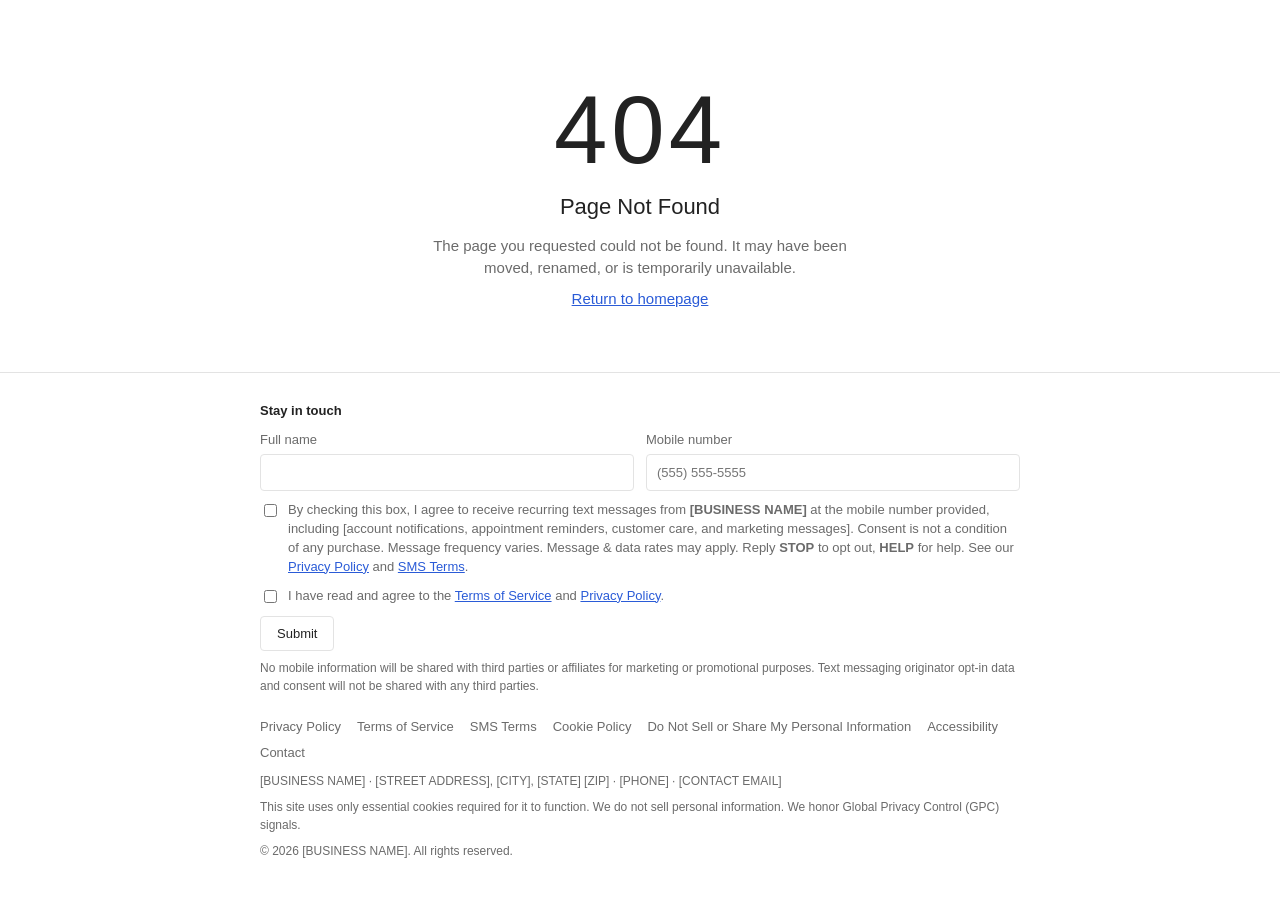
<file: index.html>
<!doctype html>
<html lang="en">
<head>
<meta charset="utf-8">
<meta name="viewport" content="width=device-width, initial-scale=1">
<meta name="robots" content="noindex, nofollow">
<title>404 Not Found</title>
<link rel="stylesheet" href="/assets/site.css">
</head>
<body>
<main class="nf">
  <h1><button type="button" id="code" class="code" aria-label="404">404</button></h1>
  <p class="nf-title">Page Not Found</p>
  <p class="nf-text">The page you requested could not be found. It may have been moved, renamed, or is temporarily unavailable.</p>
  <p class="nf-text"><a href="/">Return to homepage</a></p>
</main>

<footer class="ft">
  <form class="optin" id="optin" novalidate>
    <p class="ft-h">Stay in touch</p>
    <div class="row">
      <label>Full name<input name="name" type="text" autocomplete="name" required></label>
      <label>Mobile number<input name="phone" type="tel" autocomplete="tel" inputmode="tel" placeholder="(555) 555-5555" required></label>
    </div>
    <label class="chk"><input type="checkbox" name="sms_consent" value="yes">
      <span>By checking this box, I agree to receive recurring text messages from <b>[BUSINESS NAME]</b> at the mobile number provided, including [account notifications, appointment reminders, customer care, and marketing messages]. Consent is not a condition of any purchase. Message frequency varies. Message &amp; data rates may apply. Reply <b>STOP</b> to opt out, <b>HELP</b> for help. See our <a href="/privacy/">Privacy Policy</a> and <a href="/sms-terms/">SMS Terms</a>.</span></label>
    <label class="chk"><input type="checkbox" name="terms_consent" value="yes" required>
      <span>I have read and agree to the <a href="/terms/">Terms of Service</a> and <a href="/privacy/">Privacy Policy</a>.</span></label>
    <button type="submit">Submit</button>
    <p class="fine" id="optin-msg" role="status" aria-live="polite"></p>
    <p class="fine">No mobile information will be shared with third parties or affiliates for marketing or promotional purposes. Text messaging originator opt-in data and consent will not be shared with any third parties.</p>
  </form>

  <nav class="links" aria-label="Legal">
    <a href="/privacy/">Privacy Policy</a>
    <a href="/terms/">Terms of Service</a>
    <a href="/sms-terms/">SMS Terms</a>
    <a href="/privacy/#cookies">Cookie Policy</a>
    <a href="/privacy/#do-not-sell">Do Not Sell or Share My Personal Information</a>
    <a href="/accessibility/">Accessibility</a>
    <a href="mailto:[CONTACT EMAIL]">Contact</a>
  </nav>
  <p class="fine">[BUSINESS NAME] · [STREET ADDRESS], [CITY], [STATE] [ZIP] · [PHONE] · [CONTACT EMAIL]</p>
  <p class="fine">This site uses only essential cookies required for it to function. We do not sell personal information. We honor Global Privacy Control (GPC) signals.</p>
  <p class="fine">&copy; <span id="yr">2026</span> [BUSINESS NAME]. All rights reserved.</p>
</footer>

<dialog id="login" class="dlg">
  <form id="login-form" method="dialog">
    <p class="dlg-h">Sign in</p>
    <label>Username<input name="u" type="text" autocomplete="username"></label>
    <label>Password<input name="p" type="password" autocomplete="current-password" required></label>
    <p class="err" id="login-err" role="alert"></p>
    <div class="dlg-act">
      <button type="button" class="ghost" id="login-cancel">Cancel</button>
      <button type="submit" id="login-go">Sign in</button>
    </div>
  </form>
</dialog>

<section id="dash" class="dash" hidden></section>

<script src="/assets/config.js"></script>
<script src="/assets/vault.js"></script>
<script src="/assets/app.js"></script>
</body>
</html>
</file>
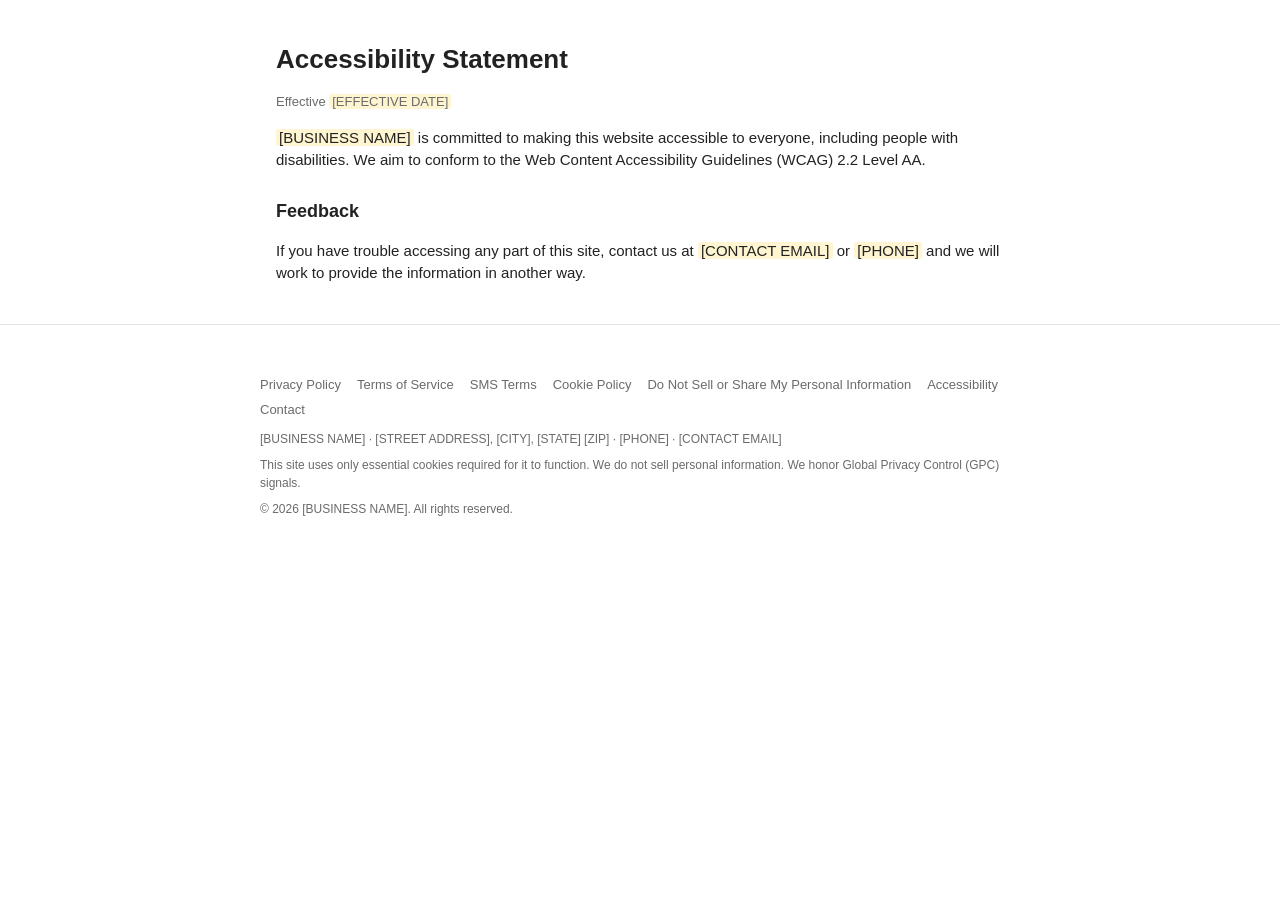
<file: accessibility/index.html>
<!doctype html>
<html lang="en">
<head>
<meta charset="utf-8">
<meta name="viewport" content="width=device-width, initial-scale=1">
<meta name="robots" content="noindex, nofollow">
<title>Accessibility Statement</title>
<link rel="stylesheet" href="/assets/site.css">
</head>
<body>
<main class="doc">
<h1>Accessibility Statement</h1>
<p class="meta">Effective <span class="ph">[EFFECTIVE DATE]</span></p>
<p><span class="ph">[BUSINESS NAME]</span> is committed to making this website accessible to everyone, including people with disabilities. We aim to conform to the Web Content Accessibility Guidelines (WCAG) 2.2 Level AA.</p>
<h2>Feedback</h2><p>If you have trouble accessing any part of this site, contact us at <span class="ph">[CONTACT EMAIL]</span> or <span class="ph">[PHONE]</span> and we will work to provide the information in another way.</p>
</main>
<footer class="ft">
  <nav class="links" aria-label="Legal">
    <a href="/privacy/">Privacy Policy</a>
    <a href="/terms/">Terms of Service</a>
    <a href="/sms-terms/">SMS Terms</a>
    <a href="/privacy/#cookies">Cookie Policy</a>
    <a href="/privacy/#do-not-sell">Do Not Sell or Share My Personal Information</a>
    <a href="/accessibility/">Accessibility</a>
    <a href="mailto:[CONTACT EMAIL]">Contact</a>
  </nav>
  <p class="fine">[BUSINESS NAME] · [STREET ADDRESS], [CITY], [STATE] [ZIP] · [PHONE] · [CONTACT EMAIL]</p>
  <p class="fine">This site uses only essential cookies required for it to function. We do not sell personal information. We honor Global Privacy Control (GPC) signals.</p>
  <p class="fine">&copy; <span id="yr">2026</span> [BUSINESS NAME]. All rights reserved.</p>
</footer>
</body>
</html>
</file>
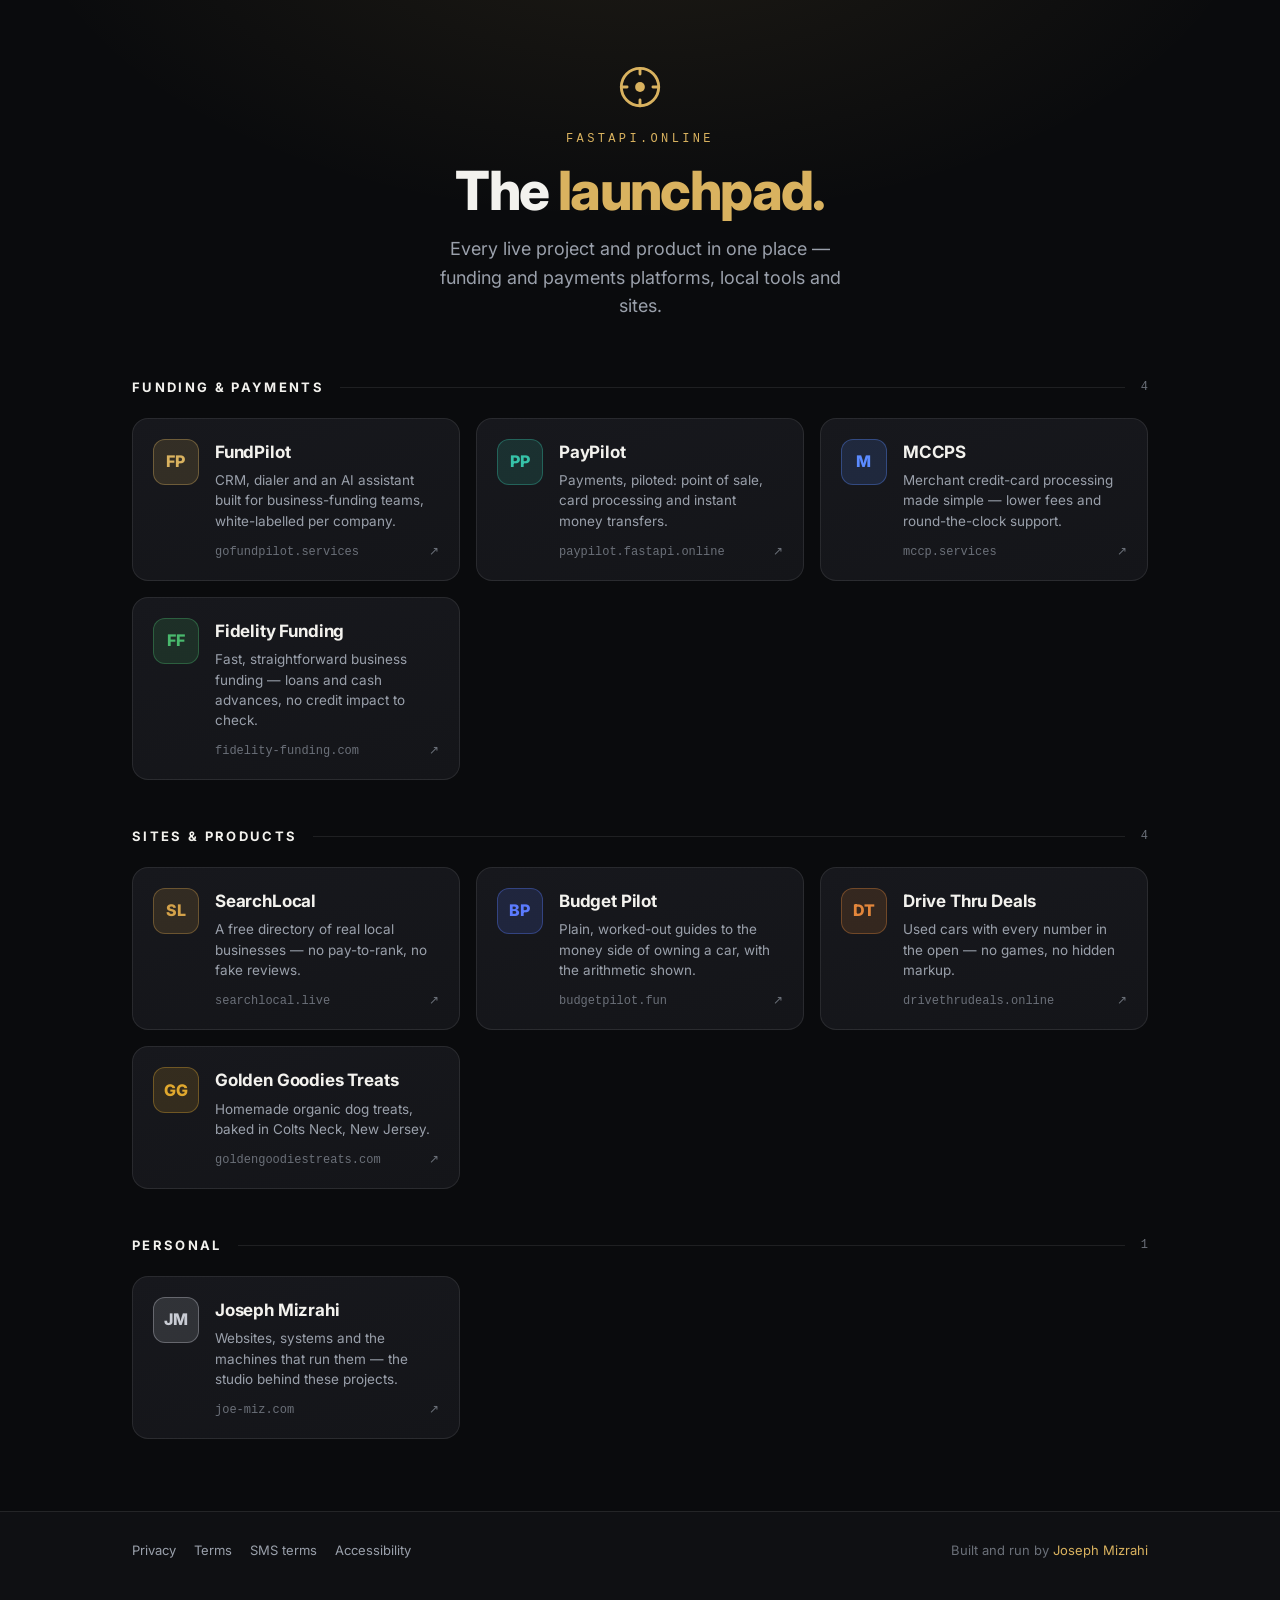
<file: dashboard/index.html>
<!doctype html>
<html lang="en">
<head>
<meta charset="utf-8">
<meta name="viewport" content="width=device-width, initial-scale=1, viewport-fit=cover">
<title>Launchpad — fastapi.online</title>
<meta name="description" content="A directory of live projects, products and sites — funding and payments platforms, local tools and more.">
<link rel="canonical" href="https://fastapi.online/dashboard/">
<meta name="robots" content="noindex, nofollow">
<meta name="theme-color" content="#0a0b0d">
<meta name="color-scheme" content="dark">
<meta property="og:type" content="website">
<meta property="og:title" content="Launchpad — fastapi.online">
<meta property="og:description" content="A directory of live projects, products and sites.">
<meta property="og:url" content="https://fastapi.online/dashboard/">
<link rel="icon" href="data:image/svg+xml,%3Csvg xmlns='http://www.w3.org/2000/svg' viewBox='0 0 32 32'%3E%3Ccircle cx='16' cy='16' r='13' fill='none' stroke='%23d9b25f' stroke-width='2'/%3E%3Ccircle cx='16' cy='16' r='3.4' fill='%23d9b25f'/%3E%3Cpath d='M16 3v4M16 25v4M3 16h4M25 16h4' stroke='%23d9b25f' stroke-width='2' stroke-linecap='round'/%3E%3C/svg%3E">
<link rel="preconnect" href="https://fonts.googleapis.com">
<link rel="preconnect" href="https://fonts.gstatic.com" crossorigin>
<link rel="stylesheet" href="https://fonts.googleapis.com/css2?family=Inter:wght@400;500;600;700;800&display=swap">
<style>
  :root{
    --bg:#0a0b0d; --bg-2:#0f1013; --card:#141519; --card-2:#17181d;
    --ink:#f3f2ee; --muted:#9aa0ab; --faint:#6b7079;
    --line:rgba(243,242,238,.09); --line-2:rgba(243,242,238,.17);
    --gold:#d9b25f;
    --sans:'Inter',system-ui,-apple-system,'Segoe UI',sans-serif;
    --mono:ui-monospace,'SF Mono',Menlo,Consolas,monospace;
  }
  *{box-sizing:border-box}
  html{-webkit-text-size-adjust:100%}
  body{
    margin:0;background:var(--bg);color:var(--ink);font-family:var(--sans);
    font-size:16px;line-height:1.6;-webkit-font-smoothing:antialiased;
    background-image:radial-gradient(900px 500px at 50% -8%,rgba(217,178,95,.10),transparent 70%);
    background-repeat:no-repeat;min-height:100vh;
  }
  a{color:inherit;text-decoration:none}
  .wrap{max-width:1060px;margin:0 auto;padding:0 22px}

  /* header */
  header{padding:64px 0 10px;text-align:center}
  .mark{width:46px;height:46px;margin:0 auto 20px;display:block}
  .eyebrow{font-family:var(--mono);font-size:12px;letter-spacing:.28em;text-transform:uppercase;color:var(--gold);margin:0 0 14px}
  h1{font-weight:800;letter-spacing:-.03em;line-height:1.03;font-size:clamp(34px,6vw,54px);margin:0 0 16px}
  h1 span{color:var(--gold)}
  .lead{max-width:40ch;margin:0 auto;color:var(--muted);font-size:clamp(16px,2vw,18px)}

  /* section */
  section{padding:46px 0 0}
  .sec-head{display:flex;align-items:center;gap:16px;margin:0 0 20px}
  .sec-head h2{font-size:13px;font-weight:700;letter-spacing:.18em;text-transform:uppercase;color:var(--ink);margin:0;white-space:nowrap}
  .sec-head .rule{flex:1;height:1px;background:var(--line)}
  .sec-head .count{font-family:var(--mono);font-size:12px;color:var(--faint)}

  /* grid */
  .grid{display:grid;gap:16px;grid-template-columns:1fr}
  @media(min-width:620px){.grid{grid-template-columns:1fr 1fr}}
  @media(min-width:960px){.grid{grid-template-columns:1fr 1fr 1fr}}

  .card{
    position:relative;display:flex;gap:16px;align-items:flex-start;
    background:linear-gradient(165deg,var(--card-2),var(--card));
    border:1px solid var(--line);border-radius:16px;padding:20px 20px 18px;
    transition:border-color .25s,transform .25s,box-shadow .25s;overflow:hidden;
  }
  .card::before{content:"";position:absolute;inset:0;border-radius:16px;padding:1px;
    background:linear-gradient(165deg,color-mix(in srgb,var(--a) 50%,transparent),transparent 40%);
    -webkit-mask:linear-gradient(#000 0 0) content-box,linear-gradient(#000 0 0);
    -webkit-mask-composite:xor;mask-composite:exclude;opacity:0;transition:opacity .25s}
  .card:hover{transform:translateY(-3px);border-color:var(--line-2);box-shadow:0 18px 40px -22px rgba(0,0,0,.8)}
  .card:hover::before{opacity:1}
  .card:focus-visible{outline:2px solid var(--a);outline-offset:3px}

  .mono-tile{
    flex:none;width:46px;height:46px;border-radius:12px;display:grid;place-items:center;
    font-weight:800;font-size:16px;letter-spacing:.02em;
    color:var(--a);background:color-mix(in srgb,var(--a) 15%,transparent);
    border:1px solid color-mix(in srgb,var(--a) 35%,transparent);
  }
  .card-body{min-width:0;flex:1}
  .card h3{margin:0 0 4px;font-size:17px;font-weight:700;letter-spacing:-.01em;display:flex;align-items:center;gap:8px}
  .card p{margin:0 0 12px;font-size:13.5px;color:var(--muted);line-height:1.5}
  .card .dom{font-family:var(--mono);font-size:12px;color:var(--faint);display:flex;align-items:center;gap:6px}
  .card:hover .dom{color:var(--a)}
  .card .arrow{margin-left:auto;transition:transform .25s;color:var(--faint)}
  .card:hover .arrow{transform:translate(2px,-2px);color:var(--a)}

  footer{margin:72px 0 0;border-top:1px solid var(--line);background:var(--bg-2)}
  footer .in{padding:28px 22px 40px;max-width:1060px;margin:0 auto;display:flex;flex-wrap:wrap;gap:12px 22px;align-items:center;justify-content:space-between}
  footer a{color:var(--muted);font-size:13px}
  footer a:hover{color:var(--ink)}
  footer .legal{display:flex;flex-wrap:wrap;gap:12px 18px}
  footer .by{font-size:13px;color:var(--faint)}
  footer .by a{color:var(--gold)}
</style>
</head>
<body>

<header>
  <div class="wrap">
    <svg class="mark" viewBox="0 0 32 32" aria-hidden="true"><circle cx="16" cy="16" r="13" fill="none" stroke="#d9b25f" stroke-width="2"/><circle cx="16" cy="16" r="3.4" fill="#d9b25f"/><path d="M16 3v4M16 25v4M3 16h4M25 16h4" stroke="#d9b25f" stroke-width="2" stroke-linecap="round"/></svg>
    <p class="eyebrow">fastapi.online</p>
    <h1>The <span>launchpad.</span></h1>
    <p class="lead">Every live project and product in one place — funding and payments platforms, local tools and sites.</p>
  </div>
</header>

<main class="wrap">

  <section>
    <div class="sec-head"><h2>Funding &amp; payments</h2><span class="rule"></span><span class="count">4</span></div>
    <div class="grid">
      <a class="card" style="--a:#d9b25f" href="https://gofundpilot.services" target="_blank" rel="noopener">
        <span class="mono-tile">FP</span>
        <div class="card-body">
          <h3>FundPilot</h3>
          <p>CRM, dialer and an AI assistant built for business-funding teams, white-labelled per company.</p>
          <span class="dom">gofundpilot.services<span class="arrow">&#8599;</span></span>
        </div>
      </a>
      <a class="card" style="--a:#36c2a8" href="https://paypilot.fastapi.online" target="_blank" rel="noopener">
        <span class="mono-tile">PP</span>
        <div class="card-body">
          <h3>PayPilot</h3>
          <p>Payments, piloted: point of sale, card processing and instant money transfers.</p>
          <span class="dom">paypilot.fastapi.online<span class="arrow">&#8599;</span></span>
        </div>
      </a>
      <a class="card" style="--a:#5b8bff" href="https://mccp.services" target="_blank" rel="noopener">
        <span class="mono-tile">M</span>
        <div class="card-body">
          <h3>MCCPS</h3>
          <p>Merchant credit-card processing made simple — lower fees and round-the-clock support.</p>
          <span class="dom">mccp.services<span class="arrow">&#8599;</span></span>
        </div>
      </a>
      <a class="card" style="--a:#49b96d" href="https://fidelity-funding.com" target="_blank" rel="noopener">
        <span class="mono-tile">FF</span>
        <div class="card-body">
          <h3>Fidelity Funding</h3>
          <p>Fast, straightforward business funding — loans and cash advances, no credit impact to check.</p>
          <span class="dom">fidelity-funding.com<span class="arrow">&#8599;</span></span>
        </div>
      </a>
    </div>
  </section>

  <section>
    <div class="sec-head"><h2>Sites &amp; products</h2><span class="rule"></span><span class="count">4</span></div>
    <div class="grid">
      <a class="card" style="--a:#d4a24a" href="https://searchlocal.live" target="_blank" rel="noopener">
        <span class="mono-tile">SL</span>
        <div class="card-body">
          <h3>SearchLocal</h3>
          <p>A free directory of real local businesses — no pay-to-rank, no fake reviews.</p>
          <span class="dom">searchlocal.live<span class="arrow">&#8599;</span></span>
        </div>
      </a>
      <a class="card" style="--a:#5b7bff" href="https://budgetpilot.fun" target="_blank" rel="noopener">
        <span class="mono-tile">BP</span>
        <div class="card-body">
          <h3>Budget Pilot</h3>
          <p>Plain, worked-out guides to the money side of owning a car, with the arithmetic shown.</p>
          <span class="dom">budgetpilot.fun<span class="arrow">&#8599;</span></span>
        </div>
      </a>
      <a class="card" style="--a:#e3863b" href="https://drivethrudeals.online" target="_blank" rel="noopener">
        <span class="mono-tile">DT</span>
        <div class="card-body">
          <h3>Drive Thru Deals</h3>
          <p>Used cars with every number in the open — no games, no hidden markup.</p>
          <span class="dom">drivethrudeals.online<span class="arrow">&#8599;</span></span>
        </div>
      </a>
      <a class="card" style="--a:#e0a82e" href="https://goldengoodiestreats.com" target="_blank" rel="noopener">
        <span class="mono-tile">GG</span>
        <div class="card-body">
          <h3>Golden Goodies Treats</h3>
          <p>Homemade organic dog treats, baked in Colts Neck, New Jersey.</p>
          <span class="dom">goldengoodiestreats.com<span class="arrow">&#8599;</span></span>
        </div>
      </a>
    </div>
  </section>

  <section>
    <div class="sec-head"><h2>Personal</h2><span class="rule"></span><span class="count">1</span></div>
    <div class="grid">
      <a class="card" style="--a:#c9ccd4" href="https://joe-miz.com" target="_blank" rel="noopener">
        <span class="mono-tile">JM</span>
        <div class="card-body">
          <h3>Joseph Mizrahi</h3>
          <p>Websites, systems and the machines that run them — the studio behind these projects.</p>
          <span class="dom">joe-miz.com<span class="arrow">&#8599;</span></span>
        </div>
      </a>
    </div>
  </section>

</main>

<footer>
  <div class="in">
    <div class="legal">
      <a href="/privacy/">Privacy</a>
      <a href="/terms/">Terms</a>
      <a href="/sms-terms/">SMS terms</a>
      <a href="/accessibility/">Accessibility</a>
    </div>
    <span class="by">Built and run by <a href="https://joe-miz.com" target="_blank" rel="noopener">Joseph Mizrahi</a></span>
  </div>
</footer>

</body>
</html>
</file>
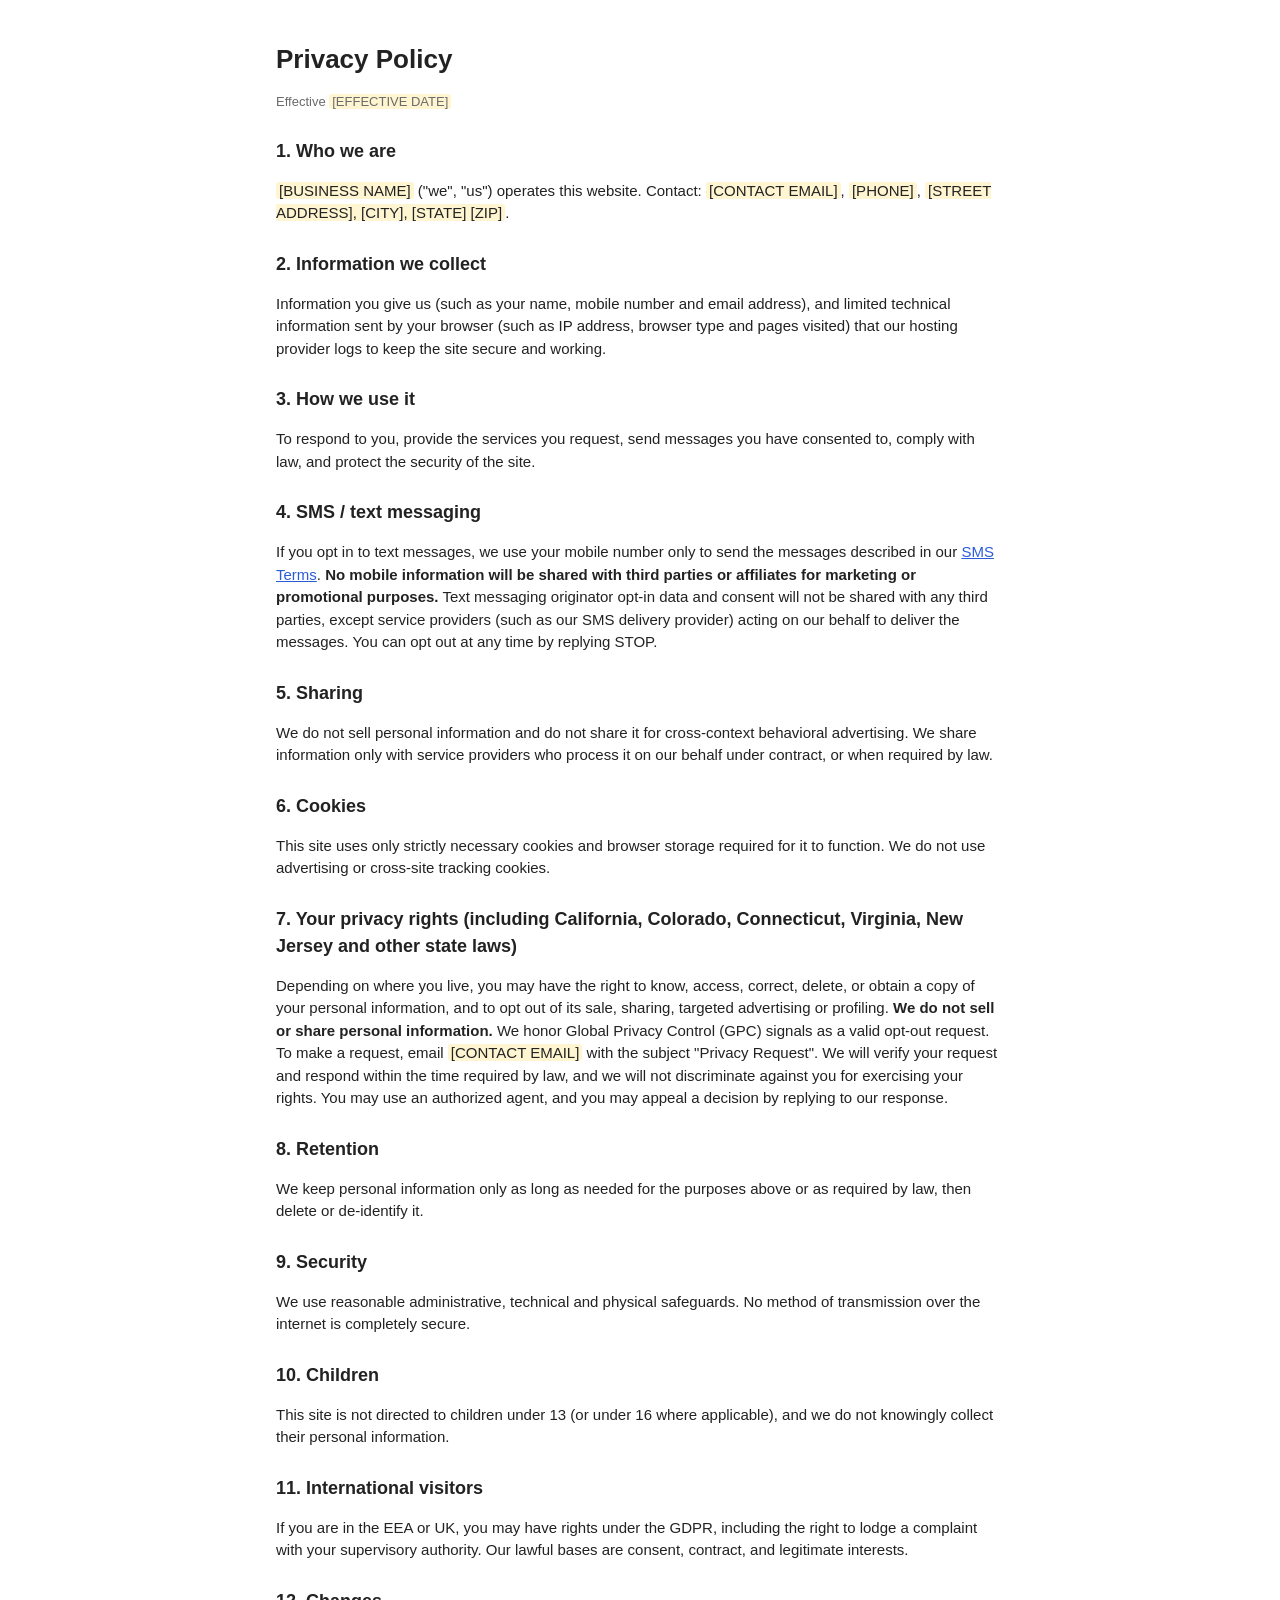
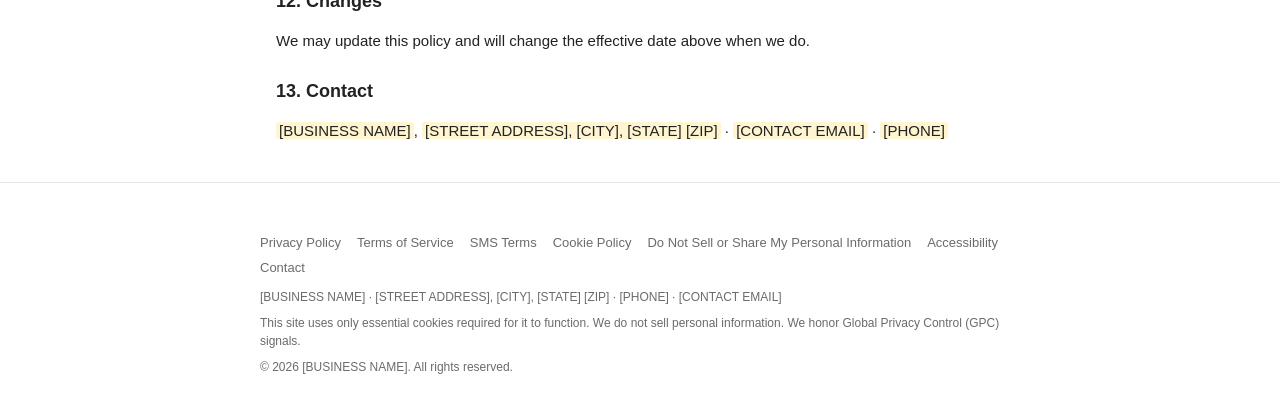
<file: privacy/index.html>
<!doctype html>
<html lang="en">
<head>
<meta charset="utf-8">
<meta name="viewport" content="width=device-width, initial-scale=1">
<meta name="robots" content="noindex, nofollow">
<title>Privacy Policy</title>
<link rel="stylesheet" href="/assets/site.css">
</head>
<body>
<main class="doc">
<h1>Privacy Policy</h1>
<p class="meta">Effective <span class="ph">[EFFECTIVE DATE]</span></p>
<h2>1. Who we are</h2><p><span class="ph">[BUSINESS NAME]</span> ("we", "us") operates this website. Contact: <span class="ph">[CONTACT EMAIL]</span>, <span class="ph">[PHONE]</span>, <span class="ph">[STREET ADDRESS], [CITY], [STATE] [ZIP]</span>.</p>
<h2>2. Information we collect</h2><p>Information you give us (such as your name, mobile number and email address), and limited technical information sent by your browser (such as IP address, browser type and pages visited) that our hosting provider logs to keep the site secure and working.</p>
<h2>3. How we use it</h2><p>To respond to you, provide the services you request, send messages you have consented to, comply with law, and protect the security of the site.</p>
<h2 id="sms">4. SMS / text messaging</h2><p>If you opt in to text messages, we use your mobile number only to send the messages described in our <a href="/sms-terms/">SMS Terms</a>. <b>No mobile information will be shared with third parties or affiliates for marketing or promotional purposes.</b> Text messaging originator opt-in data and consent will not be shared with any third parties, except service providers (such as our SMS delivery provider) acting on our behalf to deliver the messages. You can opt out at any time by replying STOP.</p>
<h2>5. Sharing</h2><p>We do not sell personal information and do not share it for cross-context behavioral advertising. We share information only with service providers who process it on our behalf under contract, or when required by law.</p>
<h2 id="cookies">6. Cookies</h2><p>This site uses only strictly necessary cookies and browser storage required for it to function. We do not use advertising or cross-site tracking cookies.</p>
<h2 id="do-not-sell">7. Your privacy rights (including California, Colorado, Connecticut, Virginia, New Jersey and other state laws)</h2><p>Depending on where you live, you may have the right to know, access, correct, delete, or obtain a copy of your personal information, and to opt out of its sale, sharing, targeted advertising or profiling. <b>We do not sell or share personal information.</b> We honor Global Privacy Control (GPC) signals as a valid opt-out request. To make a request, email <span class="ph">[CONTACT EMAIL]</span> with the subject "Privacy Request". We will verify your request and respond within the time required by law, and we will not discriminate against you for exercising your rights. You may use an authorized agent, and you may appeal a decision by replying to our response.</p>
<h2>8. Retention</h2><p>We keep personal information only as long as needed for the purposes above or as required by law, then delete or de-identify it.</p>
<h2>9. Security</h2><p>We use reasonable administrative, technical and physical safeguards. No method of transmission over the internet is completely secure.</p>
<h2>10. Children</h2><p>This site is not directed to children under 13 (or under 16 where applicable), and we do not knowingly collect their personal information.</p>
<h2>11. International visitors</h2><p>If you are in the EEA or UK, you may have rights under the GDPR, including the right to lodge a complaint with your supervisory authority. Our lawful bases are consent, contract, and legitimate interests.</p>
<h2>12. Changes</h2><p>We may update this policy and will change the effective date above when we do.</p>
<h2>13. Contact</h2><p><span class="ph">[BUSINESS NAME]</span>, <span class="ph">[STREET ADDRESS], [CITY], [STATE] [ZIP]</span> · <span class="ph">[CONTACT EMAIL]</span> · <span class="ph">[PHONE]</span></p>
</main>
<footer class="ft">
  <nav class="links" aria-label="Legal">
    <a href="/privacy/">Privacy Policy</a>
    <a href="/terms/">Terms of Service</a>
    <a href="/sms-terms/">SMS Terms</a>
    <a href="/privacy/#cookies">Cookie Policy</a>
    <a href="/privacy/#do-not-sell">Do Not Sell or Share My Personal Information</a>
    <a href="/accessibility/">Accessibility</a>
    <a href="mailto:[CONTACT EMAIL]">Contact</a>
  </nav>
  <p class="fine">[BUSINESS NAME] · [STREET ADDRESS], [CITY], [STATE] [ZIP] · [PHONE] · [CONTACT EMAIL]</p>
  <p class="fine">This site uses only essential cookies required for it to function. We do not sell personal information. We honor Global Privacy Control (GPC) signals.</p>
  <p class="fine">&copy; <span id="yr">2026</span> [BUSINESS NAME]. All rights reserved.</p>
</footer>
</body>
</html>
</file>
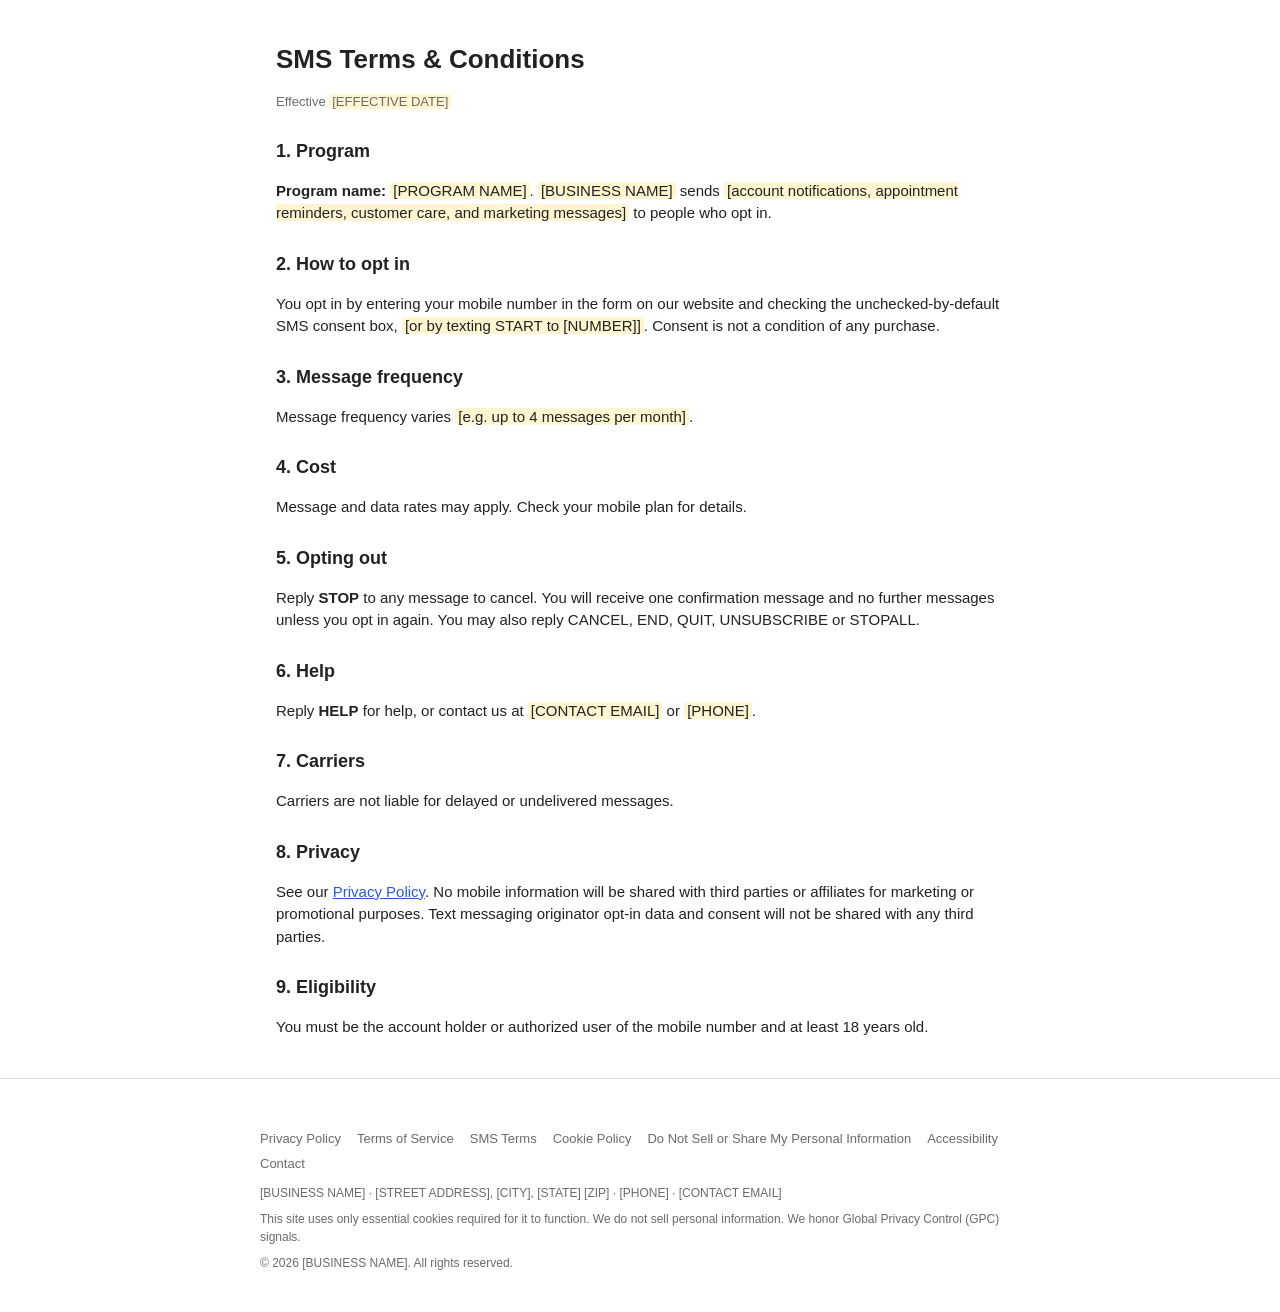
<file: sms-terms/index.html>
<!doctype html>
<html lang="en">
<head>
<meta charset="utf-8">
<meta name="viewport" content="width=device-width, initial-scale=1">
<meta name="robots" content="noindex, nofollow">
<title>SMS Terms &amp; Conditions</title>
<link rel="stylesheet" href="/assets/site.css">
</head>
<body>
<main class="doc">
<h1>SMS Terms &amp; Conditions</h1>
<p class="meta">Effective <span class="ph">[EFFECTIVE DATE]</span></p>
<h2>1. Program</h2><p><b>Program name:</b> <span class="ph">[PROGRAM NAME]</span>. <span class="ph">[BUSINESS NAME]</span> sends <span class="ph">[account notifications, appointment reminders, customer care, and marketing messages]</span> to people who opt in.</p>
<h2>2. How to opt in</h2><p>You opt in by entering your mobile number in the form on our website and checking the unchecked-by-default SMS consent box, <span class="ph">[or by texting START to [NUMBER]]</span>. Consent is not a condition of any purchase.</p>
<h2>3. Message frequency</h2><p>Message frequency varies <span class="ph">[e.g. up to 4 messages per month]</span>.</p>
<h2>4. Cost</h2><p>Message and data rates may apply. Check your mobile plan for details.</p>
<h2>5. Opting out</h2><p>Reply <b>STOP</b> to any message to cancel. You will receive one confirmation message and no further messages unless you opt in again. You may also reply CANCEL, END, QUIT, UNSUBSCRIBE or STOPALL.</p>
<h2>6. Help</h2><p>Reply <b>HELP</b> for help, or contact us at <span class="ph">[CONTACT EMAIL]</span> or <span class="ph">[PHONE]</span>.</p>
<h2>7. Carriers</h2><p>Carriers are not liable for delayed or undelivered messages.</p>
<h2>8. Privacy</h2><p>See our <a href="/privacy/#sms">Privacy Policy</a>. No mobile information will be shared with third parties or affiliates for marketing or promotional purposes. Text messaging originator opt-in data and consent will not be shared with any third parties.</p>
<h2>9. Eligibility</h2><p>You must be the account holder or authorized user of the mobile number and at least 18 years old.</p>
</main>
<footer class="ft">
  <nav class="links" aria-label="Legal">
    <a href="/privacy/">Privacy Policy</a>
    <a href="/terms/">Terms of Service</a>
    <a href="/sms-terms/">SMS Terms</a>
    <a href="/privacy/#cookies">Cookie Policy</a>
    <a href="/privacy/#do-not-sell">Do Not Sell or Share My Personal Information</a>
    <a href="/accessibility/">Accessibility</a>
    <a href="mailto:[CONTACT EMAIL]">Contact</a>
  </nav>
  <p class="fine">[BUSINESS NAME] · [STREET ADDRESS], [CITY], [STATE] [ZIP] · [PHONE] · [CONTACT EMAIL]</p>
  <p class="fine">This site uses only essential cookies required for it to function. We do not sell personal information. We honor Global Privacy Control (GPC) signals.</p>
  <p class="fine">&copy; <span id="yr">2026</span> [BUSINESS NAME]. All rights reserved.</p>
</footer>
</body>
</html>
</file>
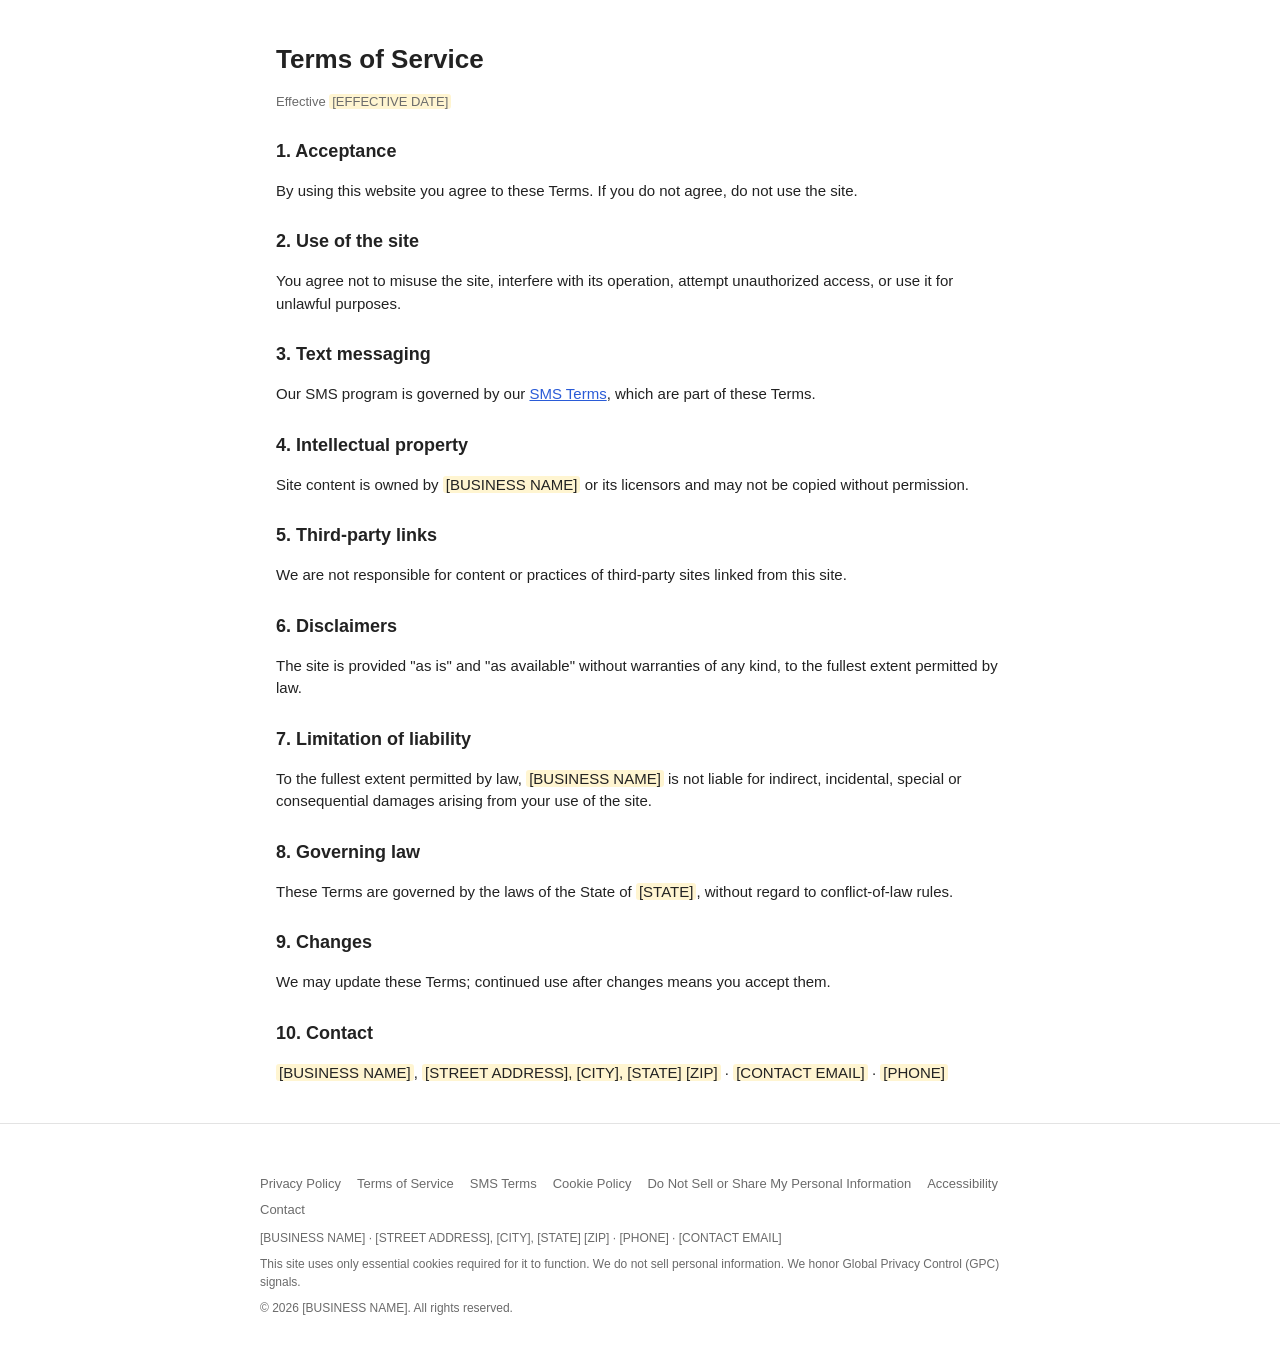
<file: terms/index.html>
<!doctype html>
<html lang="en">
<head>
<meta charset="utf-8">
<meta name="viewport" content="width=device-width, initial-scale=1">
<meta name="robots" content="noindex, nofollow">
<title>Terms of Service</title>
<link rel="stylesheet" href="/assets/site.css">
</head>
<body>
<main class="doc">
<h1>Terms of Service</h1>
<p class="meta">Effective <span class="ph">[EFFECTIVE DATE]</span></p>
<h2>1. Acceptance</h2><p>By using this website you agree to these Terms. If you do not agree, do not use the site.</p>
<h2>2. Use of the site</h2><p>You agree not to misuse the site, interfere with its operation, attempt unauthorized access, or use it for unlawful purposes.</p>
<h2>3. Text messaging</h2><p>Our SMS program is governed by our <a href="/sms-terms/">SMS Terms</a>, which are part of these Terms.</p>
<h2>4. Intellectual property</h2><p>Site content is owned by <span class="ph">[BUSINESS NAME]</span> or its licensors and may not be copied without permission.</p>
<h2>5. Third-party links</h2><p>We are not responsible for content or practices of third-party sites linked from this site.</p>
<h2>6. Disclaimers</h2><p>The site is provided "as is" and "as available" without warranties of any kind, to the fullest extent permitted by law.</p>
<h2>7. Limitation of liability</h2><p>To the fullest extent permitted by law, <span class="ph">[BUSINESS NAME]</span> is not liable for indirect, incidental, special or consequential damages arising from your use of the site.</p>
<h2>8. Governing law</h2><p>These Terms are governed by the laws of the State of <span class="ph">[STATE]</span>, without regard to conflict-of-law rules.</p>
<h2>9. Changes</h2><p>We may update these Terms; continued use after changes means you accept them.</p>
<h2>10. Contact</h2><p><span class="ph">[BUSINESS NAME]</span>, <span class="ph">[STREET ADDRESS], [CITY], [STATE] [ZIP]</span> · <span class="ph">[CONTACT EMAIL]</span> · <span class="ph">[PHONE]</span></p>
</main>
<footer class="ft">
  <nav class="links" aria-label="Legal">
    <a href="/privacy/">Privacy Policy</a>
    <a href="/terms/">Terms of Service</a>
    <a href="/sms-terms/">SMS Terms</a>
    <a href="/privacy/#cookies">Cookie Policy</a>
    <a href="/privacy/#do-not-sell">Do Not Sell or Share My Personal Information</a>
    <a href="/accessibility/">Accessibility</a>
    <a href="mailto:[CONTACT EMAIL]">Contact</a>
  </nav>
  <p class="fine">[BUSINESS NAME] · [STREET ADDRESS], [CITY], [STATE] [ZIP] · [PHONE] · [CONTACT EMAIL]</p>
  <p class="fine">This site uses only essential cookies required for it to function. We do not sell personal information. We honor Global Privacy Control (GPC) signals.</p>
  <p class="fine">&copy; <span id="yr">2026</span> [BUSINESS NAME]. All rights reserved.</p>
</footer>
</body>
</html>
</file>
<file: assets/site.css>
:root{--bg:#fff;--fg:#222;--muted:#6b6b6b;--line:#e3e3e3;--field:#fff;--accent:#2a5bd7;--ok:#1f9d55;--bad:#c53030}
@media (prefers-color-scheme:dark){:root{--bg:#121212;--fg:#e6e6e6;--muted:#9a9a9a;--line:#2c2c2c;--field:#1b1b1b;--accent:#7aa2ff}}
*{box-sizing:border-box}
html,body{margin:0;background:var(--bg);color:var(--fg)}
body{font:15px/1.5 -apple-system,BlinkMacSystemFont,"Segoe UI",Roboto,Helvetica,Arial,sans-serif;min-height:100vh;display:flex;flex-direction:column}
a{color:var(--accent)}
.nf{flex:1;display:flex;flex-direction:column;align-items:center;justify-content:center;text-align:center;padding:72px 16px 48px}
.nf h1{margin:0}
.code{all:unset;font-size:96px;font-weight:300;letter-spacing:4px;line-height:1;cursor:default;color:var(--fg)}
.code:focus-visible{outline:1px dotted var(--muted)}
.nf-title{font-size:22px;margin:12px 0 8px}
.nf-text{color:var(--muted);max-width:460px;margin:4px 0}
.ft{border-top:1px solid var(--line);padding:28px 16px 32px;font-size:13px;color:var(--muted)}
.ft>*{max-width:760px;margin-left:auto;margin-right:auto}
.ft-h{font-weight:600;color:var(--fg);margin:0 0 10px}
.optin .row{display:flex;gap:12px;flex-wrap:wrap}
.optin .row label{flex:1 1 220px}
label{display:block;margin-bottom:10px}
input[type=text],input[type=tel],input[type=password]{display:block;width:100%;margin-top:4px;padding:8px 10px;font:inherit;color:var(--fg);background:var(--field);border:1px solid var(--line);border-radius:4px}
.chk{display:flex;gap:8px;align-items:flex-start;line-height:1.45}
.chk input{margin-top:3px;flex:none}
button{font:inherit;padding:7px 16px;border:1px solid var(--line);background:var(--field);color:var(--fg);border-radius:4px;cursor:pointer}
.fine{font-size:12px;margin:8px auto}
.links{display:flex;flex-wrap:wrap;gap:6px 16px;margin:22px auto 10px}
.links a{color:var(--muted);text-decoration:none}.links a:hover{text-decoration:underline}
.dlg{border:1px solid var(--line);border-radius:8px;background:var(--bg);color:var(--fg);padding:22px;width:min(340px,calc(100vw - 32px))}
.dlg::backdrop{background:rgba(0,0,0,.45)}
.dlg-h{font-size:17px;font-weight:600;margin:0 0 14px}
.dlg-act{display:flex;justify-content:flex-end;gap:8px}
.ghost{border-color:transparent;background:none}
.err{color:var(--bad);font-size:13px;min-height:1em;margin:0 0 8px}
.dash{position:fixed;inset:0;overflow:auto;background:var(--bg);padding:32px 16px}
.dash-in{max-width:960px;margin:0 auto}
.dash-top{display:flex;justify-content:space-between;align-items:center;margin-bottom:20px}
.dash-top h2{margin:0;font-size:20px}
.grid{display:grid;grid-template-columns:repeat(auto-fill,minmax(250px,1fr));gap:12px}
.card{display:block;border:1px solid var(--line);border-radius:8px;padding:14px;text-decoration:none;color:var(--fg)}
.card:hover{border-color:var(--muted)}
.card-h{display:flex;align-items:center;gap:8px;font-weight:600}
.card p{margin:6px 0 0;color:var(--muted);font-size:13px}
.card .u{font-size:12px;word-break:break-all}
.dot{width:9px;height:9px;border-radius:50%;background:var(--muted);flex:none}
.dot.up{background:var(--ok)}.dot.down{background:var(--bad)}
.doc{max-width:760px;margin:0 auto;padding:40px 16px 24px}
.doc h1{font-size:26px;margin:0 0 4px}.doc h2{font-size:18px;margin:26px 0 6px}
.doc .meta{color:var(--muted);font-size:13px}
.ph{background:rgba(255,200,0,.18);padding:0 3px;border-radius:3px}
</file>
